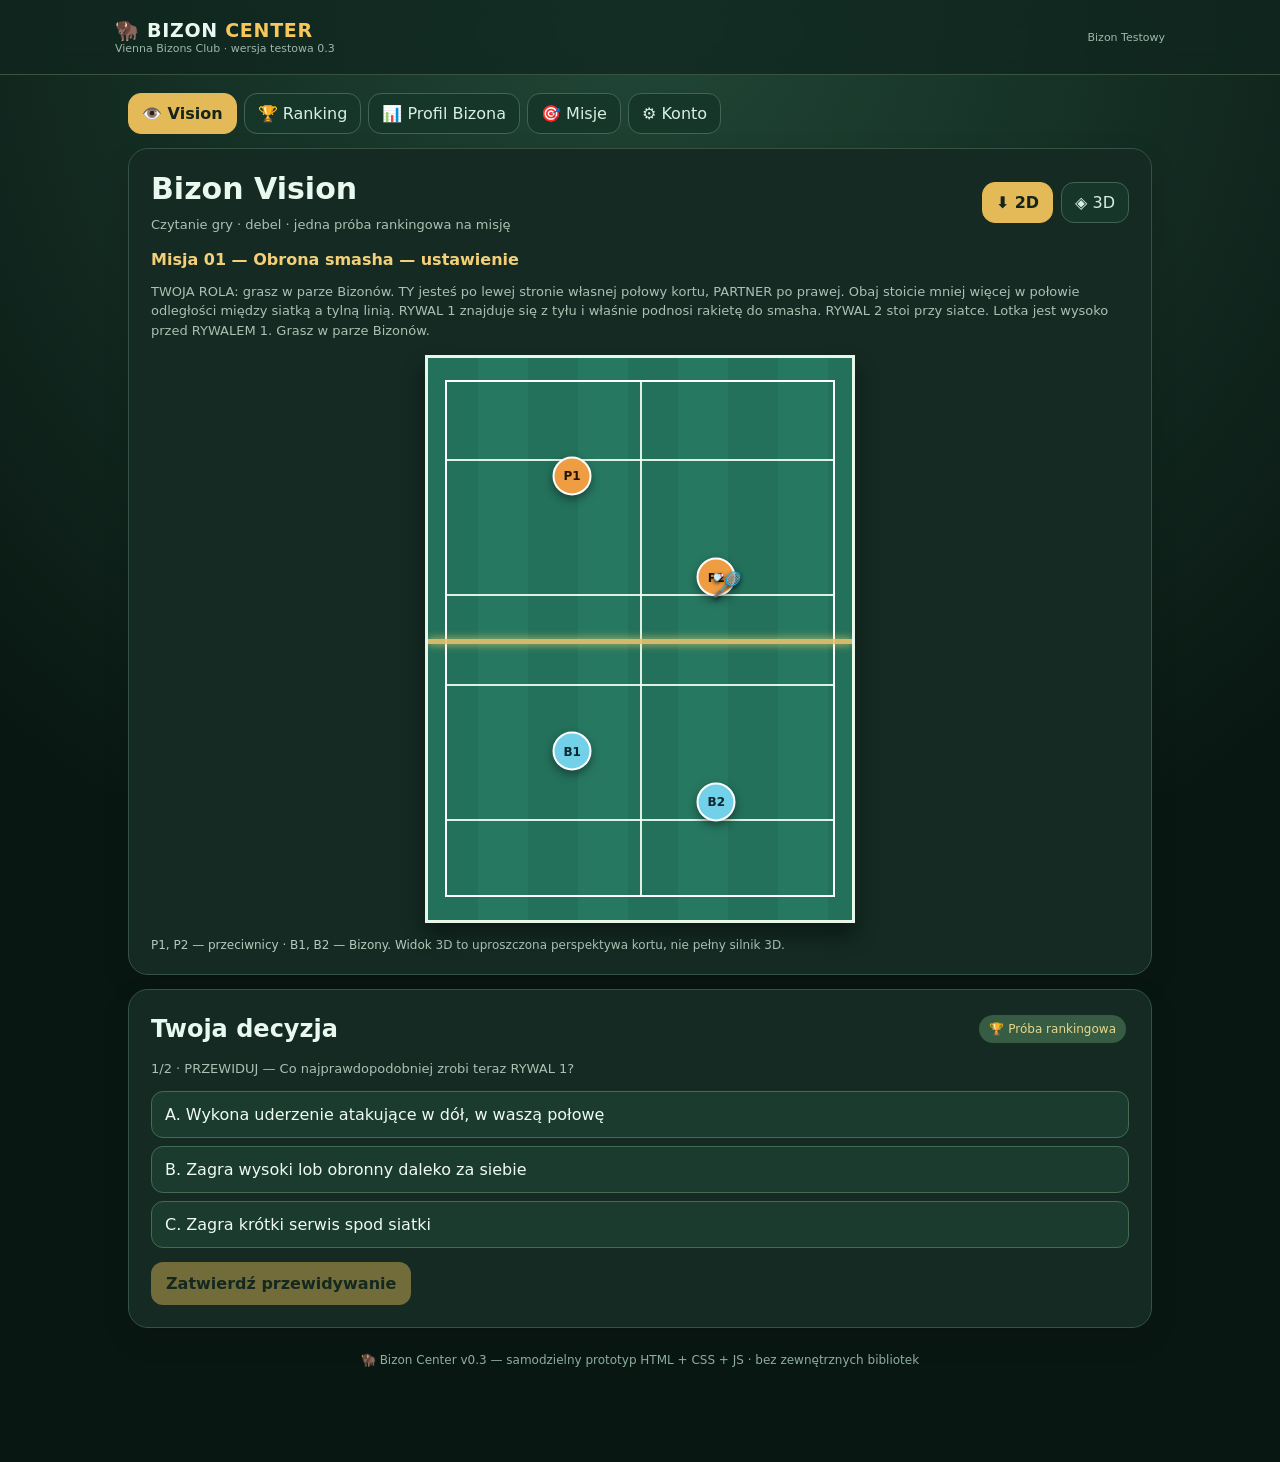
<file: bizon-center-test-v03.html>
<!doctype html>
<html lang="pl"><head><meta charset="utf-8"><meta name="viewport" content="width=device-width,initial-scale=1"><meta name="theme-color" content="#10251f"><title>BIZON CENTER — trener debla v0.3</title>
<style>
:root{font-family:system-ui,-apple-system,sans-serif;color:#eaf9ef;background:#091712}*{box-sizing:border-box}body{margin:0;background:radial-gradient(circle at top,#214737,#091712 60%);min-height:100vh}button,input,select{font:inherit}button{cursor:pointer}header{padding:19px 16px;border-bottom:1px solid #385344;background:#10251fbb;position:sticky;top:0;z-index:4;backdrop-filter:blur(12px)}.head{max-width:1050px;margin:auto;display:flex;align-items:center;justify-content:space-between;gap:10px}.brand{font-size:19px;font-weight:900;letter-spacing:.7px}.brand span{color:#f7c75c}.tiny{font-size:11px;color:#9ab9a9}main{max-width:1050px;margin:0 auto;padding:18px 13px 70px}.nav{display:flex;gap:7px;overflow-x:auto;padding:0 0 14px}.nav button,.pill{border:1px solid #426454;background:#17362a;color:#d8efe2;padding:10px 13px;border-radius:13px;white-space:nowrap}.nav button.active,.pill.active{background:#e3ba57;color:#14251b;border-color:#e3ba57;font-weight:800}.panel{background:#142a22;border:1px solid #355244;border-radius:20px;padding:17px;margin:0 0 14px;box-shadow:0 10px 28px #0002}.grid{display:grid;grid-template-columns:repeat(2,minmax(0,1fr));gap:11px}.metrics{display:grid;grid-template-columns:repeat(2,minmax(0,1fr));gap:9px}.metric{background:#1b392d;border-radius:13px;padding:12px}.metric strong{font-size:26px;color:#f4d078;display:block}.metric small{color:#b5ccbe}.muted{color:#b3cbbd}.title{margin:0 0 9px;font-size:24px}.sub{font-size:13px;color:#a9c2b3;line-height:1.5}.btn{background:#e5bb58;border:0;color:#13271d;font-weight:800;padding:12px 15px;border-radius:12px}.btn.secondary{background:#254b39;color:#e8f5ed;border:1px solid #49735a}.btn:disabled{opacity:.45;cursor:not-allowed}.row{display:flex;align-items:center;justify-content:space-between;gap:10px;flex-wrap:wrap}.stack{display:flex;gap:8px;flex-wrap:wrap}.hidden{display:none!important}.court-wrap{max-width:430px;margin:15px auto}.court{position:relative;width:100%;aspect-ratio: 1 / 1.32;background:repeating-linear-gradient(90deg,#23705b 0 50px,#277861 50px 100px);border:3px solid #e6f6e9;box-shadow:0 12px 20px #0006;overflow:hidden;transition:transform .4s,box-shadow .4s}.court:before{content:"";position:absolute;inset:4%;border:2px solid white;pointer-events:none}.line{position:absolute;background:#f1fff4;opacity:.9}.line.h{height:2px;left:4%;right:4%}.line.v{width:2px;top:4%;bottom:4%;left:50%}.net{top:50%;height:5px;background:#e5c16d;left:0;right:0;box-shadow:0 0 9px #f3d36b}.player{position:absolute;z-index:2;transform:translate(-50%,-50%);border:2px solid white;border-radius:50%;width:39px;height:39px;display:grid;place-items:center;font-size:12px;font-weight:900;box-shadow:0 4px 10px #0006}.op{background:#ee9d42;color:#211508}.me{background:#72d0e9;color:#0a2930}.shuttle{position:absolute;left:67%;top:38%;font-size:24px;filter:drop-shadow(0 2px 2px #000);z-index:3}.court-wrap.perspective{perspective:750px;padding:20px 4px 8px;overflow:hidden}.perspective .court{transform:rotateX(47deg) scale(.92);transform-origin:center 65%;box-shadow:0 40px 25px #0009}.perspective .player{transform:translate(-50%,-50%) rotateX(-42deg)}.perspective .shuttle{transform:rotateX(-42deg)}.choice{width:100%;display:block;text-align:left;border:1px solid #436b55;background:#1a3b2d;color:#effaf3;border-radius:12px;padding:13px;margin:8px 0}.choice.selected{background:#33583b;border-color:#f6d074;box-shadow:inset 0 0 0 1px #f6d074}.notice{border-left:4px solid #eac566;background:#234031;border-radius:9px;padding:13px;line-height:1.55}.good{border-left-color:#75d4a0}.bad{border-left-color:#eaa074}table{width:100%;border-collapse:collapse;font-size:13px}td,th{padding:12px 7px;border-bottom:1px solid #345242;text-align:left}th{color:#a9c5b3;font-weight:600}td:last-child,th:last-child{text-align:right}.link{background:none;border:0;color:#f3d47b;text-decoration:underline;padding:0;font-weight:750}.bar{height:11px;background:#2b4b3c;border-radius:10px;overflow:hidden}.bar i{display:block;height:100%;background:linear-gradient(90deg,#45b99b,#f2ce68);border-radius:10px;transition:width .6s}.statline{margin:12px 0}.chart{width:100%;height:180px;display:block}.badge{display:inline-block;background:#365c44;color:#e8d78c;border-radius:20px;padding:7px 10px;font-size:12px;margin:3px}.small{font-size:12px}.mission{padding:12px 0;border-bottom:1px solid #355244}.mission:last-child{border-bottom:0}footer{text-align:center;color:#8fae9d;font-size:12px;margin:25px 0}input{width:100%;background:#0d2219;color:white;border:1px solid #51715e;border-radius:10px;padding:12px}label{display:block;margin:10px 0 5px}.toast{position:fixed;bottom:18px;left:14px;right:14px;background:#e4bf66;color:#152b1e;padding:14px;border-radius:13px;z-index:10;max-width:450px;margin:auto;font-weight:700;text-align:center;box-shadow:0 8px 20px #0008}.tag{color:#f3d078;font-weight:700}.warn{color:#eec48d}@media(min-width:720px){.two{display:grid;grid-template-columns:1fr 1fr;gap:14px}.metrics{grid-template-columns:repeat(4,1fr)}.panel{padding:22px}.title{font-size:30px}}@media(prefers-reduced-motion:reduce){*,*:before,*:after{transition:none!important;animation:none!important}}
</style></head><body>
<header><div class="head"><div><div class="brand">🦬 BIZON <span>CENTER</span></div><div class="tiny">Vienna Bizons Club · wersja testowa 0.3</div></div><div class="tiny" id="headName">Gość</div></div></header>
<main>
<div class="nav" role="navigation"><button data-tab="vision" class="active">👁️ Vision</button><button data-tab="ranking">🏆 Ranking</button><button data-tab="profile">📊 Profil Bizona</button><button data-tab="missions">🎯 Misje</button><button data-tab="settings">⚙️ Konto</button></div>
<section id="vision" class="tab"><div class="panel"><div class="row"><div><h1 class="title">Bizon Vision</h1><div class="sub">Czytanie gry · debel · jedna próba rankingowa na misję</div></div><div class="stack"><button class="pill active" id="view2">⬇ 2D</button><button class="pill" id="view3">◈ 3D</button></div></div><div id="missionTitle" class="tag" style="margin-top:15px"></div><p id="story" class="sub"></p><div class="court-wrap" id="courtWrap"><div class="court"><div class="line h" style="top:18%"></div><div class="line h" style="top:42%"></div><div class="line h" style="top:58%"></div><div class="line h" style="top:82%"></div><div class="line v"></div><div class="line net"></div><div class="player op" style="left:34%;top:21%">P1</div><div class="player op" style="left:68%;top:39%">P2</div><div class="player me" style="left:34%;top:70%">B1</div><div class="player me" style="left:68%;top:79%">B2</div><div class="shuttle">🏸</div></div></div><div class="small muted">P1, P2 — przeciwnicy · B1, B2 — Bizony. Widok 3D to uproszczona perspektywa kortu, nie pełny silnik 3D.</div></div>
<div class="panel" id="playPanel"><div class="row"><h2 style="margin:0">Twoja decyzja</h2><span class="badge" id="modeLabel">Tryb rankingowy</span></div><p id="phaseTitle" class="sub"></p><div id="answers"></div><div id="feedback" class="hidden"></div><div class="stack" style="margin-top:14px"><button class="btn" id="nextBtn" disabled>Potwierdź wybór</button><button class="btn secondary hidden" id="restartBtn">Powtórz w trybie nauki</button></div></div></section>
<section id="ranking" class="tab hidden"><div class="panel"><h1 class="title">🏆 Ranking Vision</h1><p class="sub">Lokalna demonstracja. Zawodnicy i wyniki są zapisani wyłącznie w tej przeglądarce. Kliknij nazwisko, aby zobaczyć profil.</p><div id="rankTable"></div></div></section>
<section id="profile" class="tab hidden"><div class="panel"><div class="row"><div><h1 class="title">📊 Profil Bizona</h1><p class="sub" id="profileSubtitle">Żywy panel rozwoju</p></div><button class="btn secondary" id="myProfile">Mój profil</button></div><h2 id="profileName"></h2><div class="metrics" id="metricGrid"></div></div><div class="two"><div class="panel"><h3>📈 Rozwój — wyniki misji</h3><canvas class="chart" id="chart" aria-label="Wykres punktów z kolejnych misji"></canvas><p class="sub">Oś pozioma: kolejne misje. Oś pionowa: wynik 0–100 punktów.</p></div><div class="panel"><h3>🎯 Umiejętności</h3><div id="skillBars"></div></div></div><div class="panel"><h3>🕸️ Radar umiejętności deblisty</h3><p class="sub">12 kompetencji. Brak wyniku oznacza brak wystarczających danych, a nie słabą umiejętność. Dotknij kategorii pod radarem, by zobaczyć liczbę ocenionych odpowiedzi.</p><canvas class="chart" id="radar" style="height:360px" aria-label="Radar umiejętności deblowych"></canvas><div id="radarLegend" class="grid"></div></div><div class="panel"><h3>🧑‍🏫 Trener Bizona — plan rozwoju</h3><div id="coach"></div></div><div class="panel"><h3>🏅 Osiągnięcia i rozwój</h3><div id="awards"></div><h3>Przyszłe moduły profilu</h3><div class="grid" id="future"></div><p class="sub">Miejsca przygotowane na Ligę Bizonów, regularność treningów, rekordy, odznaki, technikę, mapę umiejętności i kolejne pomysły.</p></div></section>
<section id="missions" class="tab hidden"><div class="panel"><h1 class="title">🎯 Misje deblowe</h1><p class="sub">Każda misja ocenia konkretne kompetencje radaru. Każda misja jasno określa role: TY, PARTNER, RYWAL 1, RYWAL 2. Jedna punktowana próba, potem dowolne powtórki w trybie nauki.</p><div id="missionList"></div></div></section>
<section id="settings" class="tab hidden"><div class="panel"><h1 class="title">⚙️ Konto testowe</h1><p class="sub">Utwórz pseudonim. Dane zostaną zapisane lokalnie na tym urządzeniu. To nie jest bezpieczne logowanie ani ranking klubowy online.</p><label for="nick">Pseudonim Bizona</label><input id="nick" maxlength="24" placeholder="np. Bizon Marek" autocomplete="off"><div class="stack" style="margin-top:12px"><button class="btn" id="saveNick">Zapisz / przełącz profil</button><button class="btn secondary" id="reset">Wyczyść wszystkie dane testowe</button></div><p class="sub warn">Uwaga: localStorage nie chroni przed zmianą wyników ani tworzeniem nowych profili. W prawdziwym rankingu potrzebna będzie weryfikacja na serwerze.</p></div></section>
<footer>🦬 Bizon Center v0.3 — samodzielny prototyp HTML + CSS + JS · bez zewnętrznych bibliotek</footer></main><div class="toast hidden" id="toast"></div>
<script>
(()=>{'use strict';
const KEY='bizon_center_demo_v3';
const missions=[
{id:'m1',skills:["read", "defpos"],name:'Obrona smasha — ustawienie',story:'TY jesteś po lewej stronie własnej połowy kortu, PARTNER po prawej. Obaj stoicie mniej więcej w połowie odległości między siatką a tylną linią. RYWAL 1 znajduje się z tyłu i właśnie podnosi rakietę do smasha. RYWAL 2 stoi przy siatce. Lotka jest wysoko przed RYWALEM 1. Grasz w parze Bizonów.',q1:'Co najprawdopodobniej zrobi teraz RYWAL 1?',a1:['Wykona uderzenie atakujące w dół, w waszą połowę','Zagra wysoki lob obronny daleko za siebie','Zagra krótki serwis spod siatki'],correct1:0,q2:'Jak TY i PARTNER powinniście ustawić się na spodziewany smash?',a2:['Obaj obok siebie, pokrywając lewą i prawą część obrony','Ty przy siatce, partner za tobą w jednej linii','Obaj blisko siatki, aby przejąć atak'],correct2:0,why:'Wskazówki: lotka wysoko, rywal z tyłu przygotowany do mocnego uderzenia. W deblu przeciwko smashowi para zazwyczaj broni obok siebie. Nie da się jednak z samej pozycji wywnioskować dokładnego kierunku smasha.'},
{id:'m2',skills:["read", "netplay"],name:'Przechwyt po obronie',story:'TY stoisz blisko siatki na środku. PARTNER jest za tobą i właśnie wykonał smasha. RYWAL 1, broniąc się z lewej strony, odbił lotkę nisko i płasko. Widzisz, że lotka przeleci tuż nad taśmą i kieruje się w TWOJĄ przednią strefę. RYWAL 2 stoi z tyłu.',q1:'W którą część waszego kortu leci odbita lotka?',a1:['W przednią strefę blisko siatki','W prawy tylny narożnik','W lewy tylny narożnik'],correct1:0,q2:'Co powinieneś zrobić jako zawodnik stojący z przodu?',a2:['Zrobić krok do lotki i przygotować kontrolowany przechwyt przed sobą','Wycofać się za partnera, oddając wolną przednią strefę','Przesunąć się do tylnego narożnika, zostawiając siatkę'],correct2:0,why:'Lotka jest niska i kieruje się do strefy zawodnika z przodu. W ustawieniu atakującym to TY masz pierwszą okazję do przechwytu, o ile dosięgniesz lotki zgodnie z przepisami.'},
{id:'m3',skills:["pressure", "shot"],name:'Wolna przestrzeń między rywalami',story:'TY stoisz w tylnej części kortu, a PARTNER zabezpiecza siatkę. Otrzymujesz wysoką lotkę i możesz zagrać uderzenie z góry. RYWAL 1 broni po lewej, RYWAL 2 po prawej. Między nimi pozostaje duża wolna przestrzeń na środku kortu.',q1:'Która strefa rywali jest w tej chwili najsłabiej osłonięta?',a1:['Środek między RYWALEM 1 i RYWALEM 2','Lewy bok dokładnie przy RYWALU 1','Prawy bok dokładnie przy RYWALU 2'],correct1:0,q2:'Które zagranie wybierasz jako TY, mając wysoką lotkę do ataku?',a2:['Kontrolowany, stromy atak w wolny środek między rywalami','Mocny atak wprost na rakietę RYWALA 1','Mocny atak wprost na rakietę RYWALA 2'],correct2:0,why:'Jeśli środek jest wyraźnie nieosłonięty, atak w tę strefę może wymusić spóźnioną reakcję lub nieporozumienie rywali. Liczą się również kąt i precyzja uderzenia.'},
{id:'m4',skills:["read", "netplay"],name:'Krótka lotka przy siatce',story:'TY stoisz z przodu po prawej stronie, a PARTNER zabezpiecza tył. RYWAL 1 właśnie wykonał delikatny net shot. Lotka przelatuje nad siatką i opada tuż za nią, po TWOJEJ prawej stronie. RYWAL 2 stoi głębiej w korcie.',q1:'Gdzie wyląduje lotka, jeśli nikt jej nie odbije?',a1:['Tuż za siatką po twojej prawej stronie','Głęboko w lewym tylnym narożniku','Głęboko w prawym tylnym narożniku'],correct1:0,q2:'Jak reagujesz jako TY, jeśli zdążysz dosięgnąć lotki nad własną stroną kortu?',a2:['Wykonuję krótki krok i próbuję precyzyjnego odegrania przy siatce','Cofam się do tylnej linii, zostawiając opadającą lotkę','Przesuwam się w lewo, mimo że lotka opada po prawej'],correct2:0,why:'Opis jednoznacznie wskazuje przednią prawą strefę. Najpierw trzeba dotrzeć do lotki z zachowaniem równowagi; rodzaj odegrania zależy od jej wysokości. Nie wolno uderzać po stronie przeciwnika.'},
{"id": "m5", "skills": ["reply", "counter"], "name": "Blok czy lift po smashu", "story": "TY bronisz po lewej, PARTNER po prawej. RYWAL 1 smeczuje po prostej do TWOJEJ strony. Odbierasz lotkę przed sobą na wysokości pasa. RYWAL 2 stoi przy siatce, ale przesunął się wyraźnie w prawo; po lewej stronie siatki jest wolna przestrzeń.", "q1": "Gdzie jest teraz wyraźnie wolna strefa po stronie rywali?", "a1": ["Krótko po lewej stronie siatki", "Przy RYWALU 2 po prawej stronie", "Dokładnie tam, gdzie stoi RYWAL 1 z tyłu"], "correct1": 0, "q2": "Jakie odegranie wybierasz, mając kontrolę nad lotką?", "a2": ["Wysoki lift wprost do RYWALA 1, który czeka z tyłu", "Płaski drive w rakietę RYWALA 2 stojącego przy siatce", "Kontrolowany blok w wolną lewą strefę przy siatce"], "correct2": 2, "why": "Blok w odsłoniętą strefę może zmusić rywali do podniesienia lotki. Gdy nie da się bezpiecznie zablokować, głęboki lift jest rozsądną alternatywą."},
{"id": "m6", "skills": ["cover", "team"], "name": "Asekuracja partnera", "story": "TY stoisz z przodu na środku, PARTNER z tyłu po prawej i wykonuje smasha po prostej. RYWAL 1 odbiera nisko po prostej; RYWAL 2 pozostaje z tyłu po lewej. Lotka wraca płasko w prawą przednią część WASZEGO kortu.", "q1": "Który obszar wymaga natychmiastowej uwagi?", "a1": ["Lewy tylny narożnik za PARTNEREM", "Obszar za linią końcową rywali", "Prawa przednia strefa, do której wraca lotka"], "correct1": 2, "q2": "Jak asekurujesz PARTNERA po jego smashu?", "a2": ["Pozostaję nieruchomo na środku, choć lotka jest w zasięgu", "Przesuwam się do prawej przedniej strefy i przygotowuję przechwyt", "Wchodzę za PARTNERA w prawy tylny róg"], "correct2": 1, "why": "Zawodnik przy siatce wspiera atakującego partnera, przechwytując krótkie i płaskie odpowiedzi."},
{"id": "m7", "skills": ["shot", "pressure"], "name": "Smash czy drop?", "story": "TY jesteś z tyłu i masz wysoką lotkę nad głową. RYWAL 1 i RYWAL 2 stoją bardzo głęboko w ustawieniu obronnym, a przed nimi pozostaje wolna strefa przy siatce. PARTNER zabezpiecza przód po twojej stronie.", "q1": "Która przestrzeń rywali jest najmniej chroniona?", "a1": ["Miejsce zajmowane przez RYWALA 2", "Przód kortu tuż za siatką", "Miejsce zajmowane przez RYWALA 1"], "correct1": 1, "q2": "Które zagranie najlepiej wykorzystuje opisane ustawienie?", "a2": ["Precyzyjny stromy drop w wolną przednią strefę", "Smash prosto na rakietę najbliższego rywala", "Wysoki clear do zawodnika, który już czeka z tyłu"], "correct2": 0, "why": "Przy rywalach stojących głęboko dobry drop może zmusić ich do gwałtownego ruchu do przodu. Smash może być skuteczny w innych okolicznościach."},
{"id": "m8", "skills": ["rotation", "defpos"], "name": "Rotacja po lifcie", "story": "TY i PARTNER atakujecie w ustawieniu przód–tył. TY stoisz przy siatce. PARTNER został zmuszony do wysokiego liftu z tylnego rogu. RYWAL 1 zdąży pod lotkę i przygotowuje atak z góry.", "q1": "Jak zmieniła się inicjatywa w wymianie?", "a1": ["Rywale mają okazję do ataku z góry", "Wasza para nadal ma pewny atak przy siatce", "Lotka jest już poza grą"], "correct1": 0, "q2": "Jak powinniście zmienić ustawienie?", "a2": ["Pozostać w jednej linii przód–tył mimo liftu", "Obaj ustawić się przy siatce", "Przejść do obrony obok siebie, dzieląc szerokość kortu"], "correct2": 2, "why": "Wysoki lift zwykle oddaje możliwość ataku. Para powinna przygotować ustawienie obronne obok siebie."},
{"id": "m9", "skills": ["serve", "read"], "name": "Serwis w deblu", "story": "TY serwujesz z prawego pola serwisowego. ODBIERAJĄCY RYWAL 1 stoi blisko linii krótkiego serwisu, z rakietą wysoko i ciężarem ciała skierowanym do przodu. RYWAL 2 jest za nim. Masz opanowany niski serwis i okazjonalny serwis flick.", "q1": "Na co wskazuje ustawienie ODBIERAJĄCEGO?", "a1": ["Stoi daleko z tyłu i nie dosięgnie krótkiego serwisu", "Nie może wykonać ofensywnego odbioru", "Może szybko atakować krótki serwis, ale musi uważać na flick za siebie"], "correct1": 2, "q2": "Jaki serwis może być rozsądną zmianą przy takim ustawieniu?", "a2": ["Celowy serwis w siatkę, aby przerwać presję", "Precyzyjny flick w prawidłowe tylne pole serwisowe, jeśli jest zaskoczeniem", "Wysoki serwis poza pole serwisowe debla"], "correct2": 1, "why": "Flick bywa użyteczną odmianą niskiego serwisu przeciw odbierającemu wychylonemu do przodu. Wybór zależy od jakości obu serwisów i ryzyka."},
{"id": "m10", "skills": ["serve", "judgement"], "name": "Trzecie uderzenie", "story": "PARTNER wykonuje niski serwis. TY stoisz za nim, przygotowany do trzeciego uderzenia. RYWAL 1 odbiera serwis płaskim pushem w środek waszego kortu, na wysokości ramion. RYWAL 2 stoi za odbierającym.", "q1": "Kto z waszej pary jest opisany jako przygotowany do zagrania trzeciej lotki?", "a1": ["PARTNER przy linii serwisu, niezależnie od zasięgu", "TY, stojący za serwującym PARTNEREM", "RYWAL 2 po drugiej stronie siatki"], "correct1": 1, "q2": "Jakie zagranie rozważysz, jeśli możesz dosięgnąć lotki wcześnie i przed sobą?", "a2": ["Kontrolowany płaski drive w wolną przestrzeń, bez podnoszenia lotki", "Wysoki lift prosto do przygotowanego rywala z tyłu", "Odstąpienie od lotki mimo dobrego ustawienia"], "correct2": 0, "why": "W deblu trzecie uderzenie często decyduje o inicjatywie. Wczesny kontrolowany drive może utrzymać presję."},
{"id": "m11", "skills": ["counter", "reply"], "name": "Kontratak po obronie", "story": "TY i PARTNER bronicie obok siebie. RYWAL 1 atakuje z tyłu, ale jego ostatni smash jest wolniejszy i wyższy. TY masz lotkę przed sobą na wysokości klatki piersiowej. RYWAL 2 przy siatce przesunął się mocno w lewo, odsłaniając prawy korytarz.", "q1": "Która strefa jest otwarta dla szybkiej odpowiedzi?", "a1": ["Prawy korytarz po stronie rywali", "Lewy przód zajęty przez RYWALA 2", "Tylny obszar zajęty przez RYWALA 1"], "correct1": 0, "q2": "Co wybierasz przy dobrej kontroli lotki?", "a2": ["Wysoki lift wprost do atakującego z tyłu", "Krótki blok dokładnie do rakiety rywala przy siatce", "Płaski kontrujący drive w odsłonięty prawy korytarz"], "correct2": 2, "why": "Jeśli obrona pozwala odegrać płasko w wolną przestrzeń, można przejąć inicjatywę bez oddawania wysokiej lotki."},
{"id": "m12", "skills": ["team", "cover"], "name": "Komunikacja na środku", "story": "TY i PARTNER stoicie obok siebie w obronie. TY po lewej, PARTNER po prawej. Lotka leci na wysokości barków dokładnie pomiędzy wami. PARTNER wcześniej wyraźnie zawołał „moja” i ma rakietę gotową przed sobą, a TY masz trudniejszy kąt dojścia.", "q1": "Kto ma lepszą możliwość zagrania według opisu?", "a1": ["TY, mimo gorszego dojścia i braku komunikatu", "Obaj jednocześnie powinni uderzyć lotkę", "PARTNER, który zgłosił lotkę i ma lepszą pozycję"], "correct1": 2, "q2": "Jak zachowujesz się jako TY?", "a2": ["Odwracam się od wymiany i przestaję asekurować", "Ustępuję PARTNEROWI i zabezpieczam wolną strefę", "Wchodzę mu w drogę i również próbuję uderzyć"], "correct2": 1, "why": "Jasny podział odpowiedzialności zapobiega kolizjom rakiet. Partner nieprzejmujący lotki nadal zabezpiecza przestrzeń."}
];
let data;try{data=JSON.parse(localStorage.getItem(KEY))||{}}catch(e){data={}}if(!data.players)data.players={};if(!data.current)data.current='Bizon Testowy';if(!data.players[data.current])data.players[data.current]={results:{}};
let currentMission=0,phase=0,selected=-1,score=0,learning=false,profileView=data.current;
const $=id=>document.getElementById(id);const save=()=>{try{localStorage.setItem(KEY,JSON.stringify(data))}catch(e){notify('Nie udało się zapisać danych w przeglądarce')}};
function notify(msg){$('toast').textContent=msg;$('toast').classList.remove('hidden');setTimeout(()=>$('toast').classList.add('hidden'),2500)}
function user(name=data.current){return data.players[name]||{results:{}}}function result(id){return user().results[id]}
function tab(name){document.querySelectorAll('.tab').forEach(x=>x.classList.toggle('hidden',x.id!==name));document.querySelectorAll('[data-tab]').forEach(x=>x.classList.toggle('active',x.dataset.tab===name));if(name==='ranking')renderRanking();if(name==='profile')renderProfile();if(name==='missions')renderMissions();if(name==='settings')$('nick').value=data.current;}
document.querySelectorAll('[data-tab]').forEach(b=>b.onclick=()=>tab(b.dataset.tab));
$('view2').onclick=()=>setView(false);$('view3').onclick=()=>setView(true);function setView(v){$('courtWrap').classList.toggle('perspective',v);$('view2').classList.toggle('active',!v);$('view3').classList.toggle('active',v)}
function loadMission(i){currentMission=i;phase=0;selected=-1;score=0;learning=!!result(missions[i].id);$('missionTitle').textContent=`Misja ${String(i+1).padStart(2,'0')} — ${missions[i].name}`;$('story').textContent='TWOJA ROLA: grasz w parze Bizonów.\n\n'+missions[i].story;$('restartBtn').classList.add('hidden');$('feedback').classList.add('hidden');renderQuestion();tab('vision')}
function renderQuestion(){let m=missions[currentMission];$('modeLabel').textContent=learning?'📚 Tryb nauki (bez punktów)':'🏆 Próba rankingowa';$('phaseTitle').textContent=phase===0?'1/2 · PRZEWIDUJ — '+m.q1:'2/2 · DECYDUJ — '+m.q2;let opts=phase===0?m.a1:m.a2;$('answers').innerHTML='';opts.forEach((a,i)=>{let b=document.createElement('button');b.className='choice';b.textContent=String.fromCharCode(65+i)+'. '+a;b.onclick=()=>{selected=i;document.querySelectorAll('.choice').forEach((x,j)=>x.classList.toggle('selected',i===j));$('nextBtn').disabled=false};$('answers').appendChild(b)});$('nextBtn').textContent=phase===0?'Zatwierdź przewidywanie':'Zakończ misję';$('nextBtn').disabled=true;$('nextBtn').classList.remove('hidden');$('feedback').classList.add('hidden')}
$('nextBtn').onclick=()=>{if(selected<0)return;let m=missions[currentMission];let correct=phase===0?m.correct1:m.correct2;if(selected===correct)score+=50;if(phase===0){phase=1;selected=-1;renderQuestion();return}if(!learning){let r={score,created:new Date().toISOString()};r.prediction=predictionCorrect?100:0;r.decision=selected===correct?100:0;r.answers=[predictionCorrect,selected===correct];data.players[data.current].results[m.id]=r;save()}let previous=learning?result(m.id):null;$('answers').innerHTML='';$('phaseTitle').textContent='Misja zakończona';$('nextBtn').classList.add('hidden');$('feedback').classList.remove('hidden');$('feedback').innerHTML=`<div class="notice ${score>=50?'good':'bad'}"><strong>Wynik tej rozgrywki: ${score}/100</strong><br><br><strong>Poprawne odpowiedzi:</strong><br>1. ${m.a1[m.correct1]}<br>2. ${m.a2[m.correct2]}<br><br><strong>Dlaczego?</strong> ${m.why}<br><br>${learning?'📚 Tryb nauki: wynik nie zmienia rankingu.':'🏆 Wynik zapisany w profilu.'}${previous?'<br>Wynik rankingowy: '+previous.score+'/100':''}</div>`;$('restartBtn').classList.remove('hidden');learning=true;renderMissions();renderRanking()};
let predictionCorrect=false;const originalRender=renderQuestion;renderQuestion=function(){if(phase===0)predictionCorrect=false;originalRender()};const originalNext=$('nextBtn').onclick;$('nextBtn').onclick=function(){if(phase===0)predictionCorrect=selected===missions[currentMission].correct1;originalNext()};
$('restartBtn').onclick=()=>loadMission(currentMission);
function renderMissions(){$('missionList').innerHTML='';missions.forEach((m,i)=>{let r=result(m.id),div=document.createElement('div');div.className='mission';div.innerHTML=`<div class="row"><div><strong>${String(i+1).padStart(2,'0')}. ${m.name}</strong><div class="sub">${r?'✅ Rozegrana · '+r.score+'/100 pkt · dostępny tryb nauki':'🟡 Nowa misja · jedna próba rankingowa'}</div></div></div>`;let b=document.createElement('button');b.className='btn secondary';b.style.marginTop='9px';b.textContent=r?'📚 Ucz się ponownie':'▶ Rozegraj';b.onclick=()=>loadMission(i);div.appendChild(b);$('missionList').appendChild(div)})}
function aggregate(name){let rs=Object.values(user(name).results),n=rs.length,sum=rs.reduce((s,r)=>s+r.score,0),pred=rs.reduce((s,r)=>s+(r.prediction||0),0),dec=rs.reduce((s,r)=>s+(r.decision||0),0);return {n,total:sum,avg:n?Math.round(sum/n):0,pred:n?Math.round(pred/n):0,dec:n?Math.round(dec/n):0,rs}}
function renderRanking(){let names=Object.keys(data.players).sort((a,b)=>aggregate(b).total-aggregate(a).total);let h='<table><thead><tr><th>#</th><th>Bizon</th><th>Misje</th><th>Punkty</th></tr></thead><tbody>';names.forEach((name,i)=>{let a=aggregate(name);h+=`<tr><td>${i+1}</td><td><button class="link" data-name="${i}"></button></td><td>${a.n}/${missions.length}</td><td><strong>${a.total}</strong></td></tr>`});h+='</tbody></table>';$('rankTable').innerHTML=h;document.querySelectorAll('[data-name]').forEach(b=>{let name=names[Number(b.dataset.name)];b.textContent=name;b.onclick=()=>{profileView=name;tab('profile')}})}
function renderProfile(){if(!data.players[profileView])profileView=data.current;let a=aggregate(profileView);$('profileName').textContent='🦬 '+profileView;$('profileSubtitle').textContent=profileView===data.current?'Twój lokalny profil':'Profil zawodnika z lokalnego rankingu';let metrics=[['🏆',a.total,'Punkty rankingowe'],['🎯',a.avg+'%','Średnia punktów'],['👁️',a.pred+'%','Trafne przewidywania'],['🎮',a.n+'/'+missions.length,'Ukończone misje']];$('metricGrid').innerHTML=metrics.map(x=>`<div class="metric"><span>${x[0]}</span><strong>${x[1]}</strong><small>${x[2]}</small></div>`).join('');$('skillBars').innerHTML=[['Czytanie gry',a.pred],['Decyzje taktyczne',a.dec],['Skuteczność łączna',a.avg]].map(x=>`<div class="statline"><div class="row small"><span>${x[0]}</span><strong>${x[1]}%</strong></div><div class="bar"><i style="width:${x[1]}%"></i></div></div>`).join('');$('awards').innerHTML=a.n===0?'<p class="sub">Ukończ pierwszą misję, aby odblokować odznaki.</p>':`<span class="badge">🏅 Pierwszy krok</span>${a.n>=3?'<span class="badge">🔥 Taktyk debla</span>':''}${a.avg>=80?'<span class="badge">👁️ Sokole oko</span>':''}`;$('future').innerHTML=['🏸 Liga Bizonów','📅 Regularność','📈 Postęp zawodnika','🥇 Rekordy','🧠 Akademia','🏅 XP i odznaki'].map(s=>`<div class="metric"><div>${s}</div><small>Moduł przygotowany do rozbudowy</small></div>`).join('');drawChart(a.rs.map(r=>r.score));renderRadar(profileView)}
function drawChart(values){let canvas=$('chart'),w=canvas.clientWidth||300,h=180,dpr=window.devicePixelRatio||1;canvas.width=w*dpr;canvas.height=h*dpr;let c=canvas.getContext('2d');c.scale(dpr,dpr);c.clearRect(0,0,w,h);c.strokeStyle='#466855';c.lineWidth=1;for(let i=0;i<=4;i++){let y=15+(h-40)*i/4;c.beginPath();c.moveTo(32,y);c.lineTo(w-10,y);c.stroke();c.fillStyle='#b1cbbb';c.font='11px system-ui';c.fillText(String(100-i*25),3,y+4)}if(!values.length){c.fillStyle='#b5cdbf';c.font='13px system-ui';c.fillText('Wykres pojawi się po pierwszej misji',43,h/2);return}let x=i=>values.length===1?w/2:40+i*(w-58)/(values.length-1),y=v=>15+(100-v)*(h-40)/100;c.strokeStyle='#f1ce6d';c.lineWidth=3;c.beginPath();values.forEach((v,i)=>i?c.lineTo(x(i),y(v)):c.moveTo(x(i),y(v)));c.stroke();values.forEach((v,i)=>{c.fillStyle='#f1ce6d';c.beginPath();c.arc(x(i),y(v),5,0,Math.PI*2);c.fill();c.fillStyle='#e5f5e9';c.font='11px system-ui';c.fillText(String(v),x(i)-7,y(v)-11);c.fillText(String(i+1),x(i)-3,h-5)})}

const SKILLS=[["defpos", "Ustawienie obronne"], ["reply", "Odpowiedź na atak"], ["counter", "Kontratak"], ["cover", "Asekuracja partnera"], ["shot", "Wybór uderzenia"], ["netplay", "Gra przy siatce"], ["rotation", "Rotacja w ataku"], ["pressure", "Budowanie przewagi"], ["serve", "Serwis i odbiór"], ["read", "Czytanie przeciwnika"], ["judgement", "Decyzje pod presją"], ["team", "Współpraca i komunikacja"]];
function radarStats(name){const stats=Object.fromEntries(SKILLS.map(([k])=>[k,{ok:0,n:0}]));for(const m of missions){const r=user(name).results[m.id];if(!r)continue;const answers=Array.isArray(r.answers)?r.answers:[r.prediction===100,r.decision===100];m.skills.forEach((key,i)=>{if(!stats[key])return;stats[key].n++;if(answers[i])stats[key].ok++})}return stats}
function drawRadar(stats){const canvas=$('radar');const w=canvas.clientWidth||320,h=360,dpr=window.devicePixelRatio||1;canvas.width=w*dpr;canvas.height=h*dpr;const c=canvas.getContext('2d');c.scale(dpr,dpr);c.clearRect(0,0,w,h);const cx=w/2,cy=173,R=Math.min(w*.33,120),N=SKILLS.length;const point=(i,r)=>[cx+Math.sin(i*2*Math.PI/N)*r,cy-Math.cos(i*2*Math.PI/N)*r];for(let ring=1;ring<=4;ring++){c.beginPath();for(let i=0;i<N;i++){let [x,y]=point(i,R*ring/4);i?c.lineTo(x,y):c.moveTo(x,y)}c.closePath();c.strokeStyle='#486958';c.stroke()}SKILLS.forEach(([key,label],i)=>{let [x,y]=point(i,R);c.beginPath();c.moveTo(cx,cy);c.lineTo(x,y);c.strokeStyle='#345747';c.stroke();let [lx,ly]=point(i,R+20);c.fillStyle='#d4e9dc';c.font='10px system-ui';c.textAlign=lx<cx-4?'right':lx>cx+4?'left':'center';c.fillText(String(i+1),lx,ly+3)});const pts=SKILLS.map(([key],i)=>point(i,stats[key].n?R*stats[key].ok/stats[key].n:0));c.beginPath();pts.forEach(([x,y],i)=>i?c.lineTo(x,y):c.moveTo(x,y));c.closePath();c.fillStyle='rgba(236,195,94,.24)';c.fill();c.strokeStyle='#f4ce75';c.lineWidth=2.5;c.stroke();pts.forEach(([x,y],i)=>{c.beginPath();c.arc(x,y,3.5,0,2*Math.PI);c.fillStyle=stats[SKILLS[i][0]].n?'#f4ce75':'#8a9b91';c.fill()});c.textAlign='center';c.fillStyle='#b9d4c3';c.font='11px system-ui';c.fillText('Numery osi odpowiadają kompetencjom pod wykresem',cx,h-13)}
function renderCoach(stats){const observed=SKILLS.map(([key,label])=>({key,label,...stats[key]})).filter(x=>x.n>0).sort((a,b)=>a.ok/a.n-b.ok/b.n);const enough=observed.filter(x=>x.n>=2);let html='<p class="sub">Oceniamy rozumienie taktyki w opisanych sytuacjach, nie rzeczywistą technikę uderzeń ani szybkość reakcji na korcie.</p>';if(!observed.length){html+='<div class="notice">Rozegraj misje rankingowe, aby uruchomić analizę. Na razie nie ma podstaw do wskazania słabości.</div>'}else{const focus=(enough.length?enough:observed)[0];html+='<div class="notice"><strong>🎯 Proponowany kierunek nauki: '+focus.label+'</strong><br>'+ (focus.n<2?'To wstępna sugestia z tylko '+focus.n+' odpowiedzi — potrzebujemy więcej misji.':'W tej kompetencji masz '+focus.ok+' trafnych odpowiedzi z '+focus.n+'.')+'</div>';const next=missions.find(m=>m.skills.includes(focus.key)&&!user(profileView).results[m.id]);html+='<p class="sub">'+(next?'Następna misja do sprawdzenia tej umiejętności: <strong>'+next.name+'</strong>.':'Wszystkie aktualne misje z tego obszaru ukończone. Powtarzaj je w trybie nauki bez wpływu na ranking.')+'</p>'}html+='<p class="sub">Plan treningowy ma charakter edukacyjny. Do rzetelnej oceny gry potrzebne są również obserwacje na prawdziwym korcie.</p>';$('coach').innerHTML=html}
function renderRadar(name){const stats=radarStats(name);drawRadar(stats);$('radarLegend').innerHTML=SKILLS.map(([key,label],i)=>{let s=stats[key],pct=s.n?Math.round(100*s.ok/s.n)+'%':'—';return '<div class="metric"><small>'+(i+1)+'. '+label+'</small><strong style="font-size:21px">'+pct+'</strong><small>'+s.ok+'/'+s.n+' ocenionych poprawnie</small></div>'}).join('');renderCoach(stats)}

$('myProfile').onclick=()=>{profileView=data.current;renderProfile()};$('saveNick').onclick=()=>{let name=$('nick').value.trim().replace(/[<>"'&]/g,'').slice(0,24);if(!name)return notify('Wpisz pseudonim');data.current=name;if(!data.players[name])data.players[name]={results:{}};profileView=name;save();$('headName').textContent=name;loadMission(0);notify('Profil aktywny: '+name)};$('reset').onclick=()=>{if(!confirm('Usunąć WSZYSTKIE lokalne wyniki testowe?'))return;localStorage.removeItem(KEY);data={current:'Bizon Testowy',players:{'Bizon Testowy':{results:{}}}};profileView=data.current;save();$('headName').textContent=data.current;loadMission(0);notify('Wyczyszczono dane testowe')};
window.addEventListener('resize',()=>{if(!$('profile').classList.contains('hidden'))renderProfile()});$('headName').textContent=data.current;save();loadMission(0);
})();
</script></body></html>
</file>
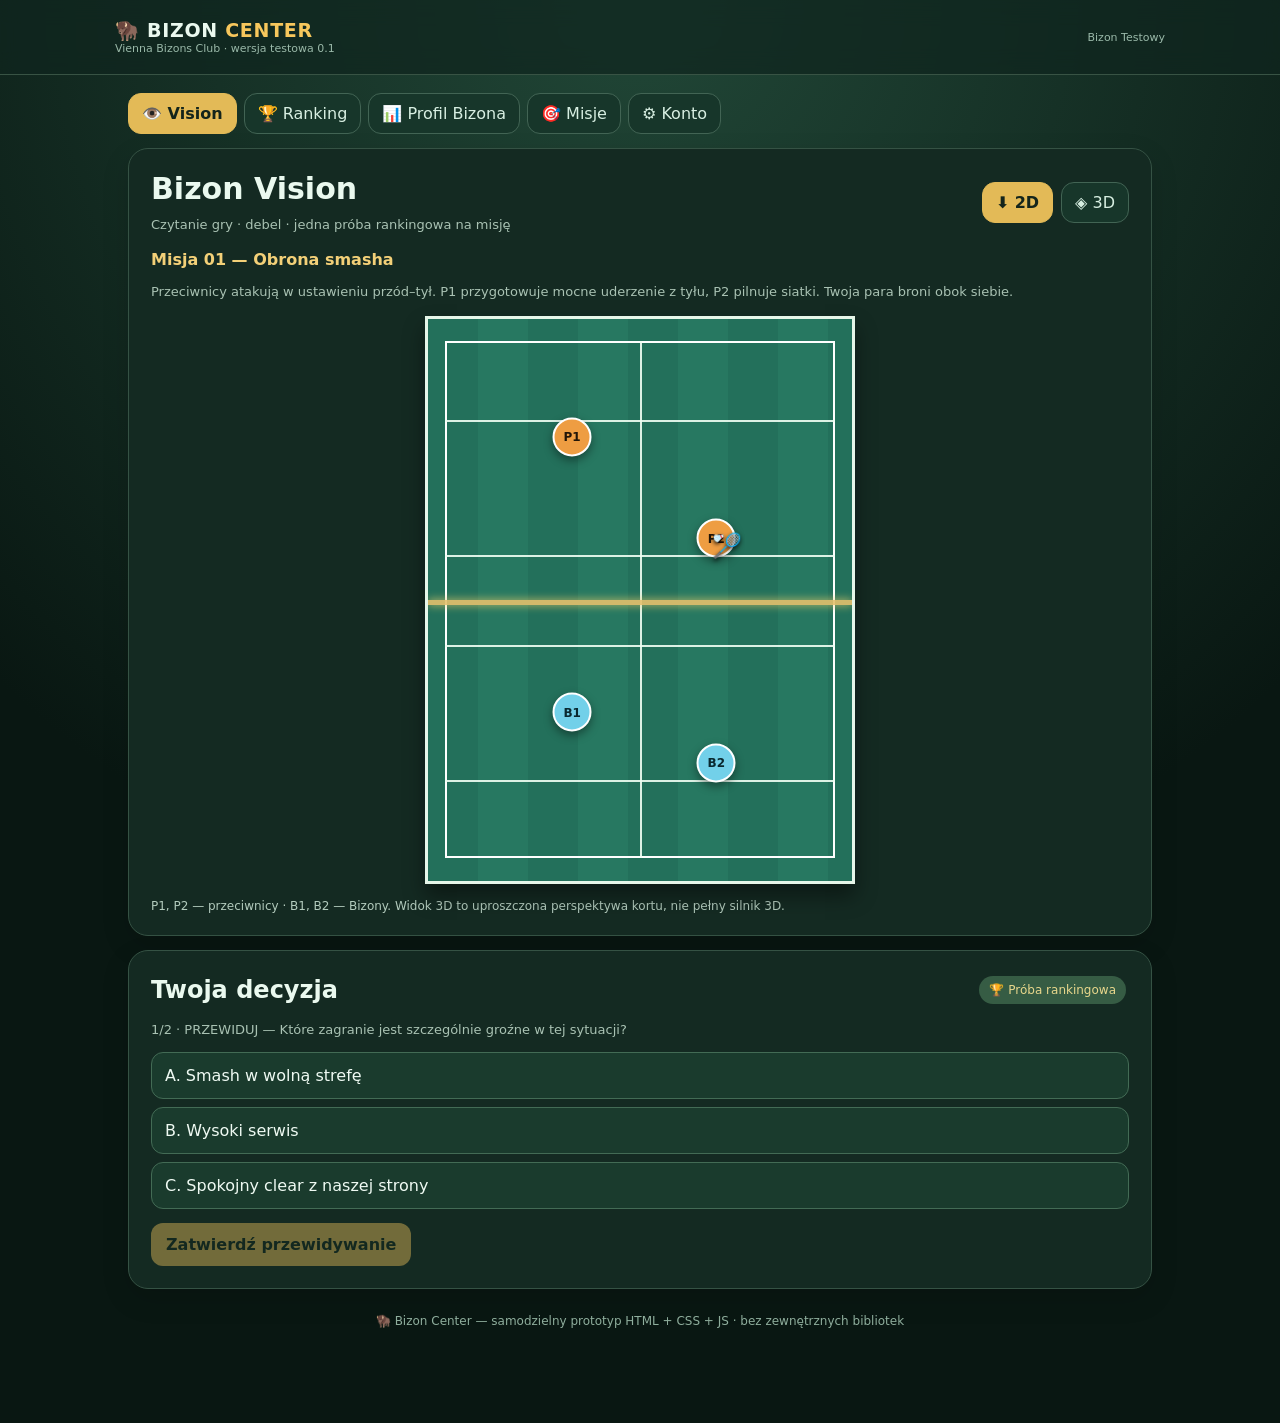
<file: bizon-center-test.html>
<!doctype html>
<html lang="pl"><head><meta charset="utf-8"><meta name="viewport" content="width=device-width,initial-scale=1"><meta name="theme-color" content="#10251f"><title>BIZON CENTER — prototyp</title>
<style>
:root{font-family:system-ui,-apple-system,sans-serif;color:#eaf9ef;background:#091712}*{box-sizing:border-box}body{margin:0;background:radial-gradient(circle at top,#214737,#091712 60%);min-height:100vh}button,input,select{font:inherit}button{cursor:pointer}header{padding:19px 16px;border-bottom:1px solid #385344;background:#10251fbb;position:sticky;top:0;z-index:4;backdrop-filter:blur(12px)}.head{max-width:1050px;margin:auto;display:flex;align-items:center;justify-content:space-between;gap:10px}.brand{font-size:19px;font-weight:900;letter-spacing:.7px}.brand span{color:#f7c75c}.tiny{font-size:11px;color:#9ab9a9}main{max-width:1050px;margin:0 auto;padding:18px 13px 70px}.nav{display:flex;gap:7px;overflow-x:auto;padding:0 0 14px}.nav button,.pill{border:1px solid #426454;background:#17362a;color:#d8efe2;padding:10px 13px;border-radius:13px;white-space:nowrap}.nav button.active,.pill.active{background:#e3ba57;color:#14251b;border-color:#e3ba57;font-weight:800}.panel{background:#142a22;border:1px solid #355244;border-radius:20px;padding:17px;margin:0 0 14px;box-shadow:0 10px 28px #0002}.grid{display:grid;grid-template-columns:repeat(2,minmax(0,1fr));gap:11px}.metrics{display:grid;grid-template-columns:repeat(2,minmax(0,1fr));gap:9px}.metric{background:#1b392d;border-radius:13px;padding:12px}.metric strong{font-size:26px;color:#f4d078;display:block}.metric small{color:#b5ccbe}.muted{color:#b3cbbd}.title{margin:0 0 9px;font-size:24px}.sub{font-size:13px;color:#a9c2b3;line-height:1.5}.btn{background:#e5bb58;border:0;color:#13271d;font-weight:800;padding:12px 15px;border-radius:12px}.btn.secondary{background:#254b39;color:#e8f5ed;border:1px solid #49735a}.btn:disabled{opacity:.45;cursor:not-allowed}.row{display:flex;align-items:center;justify-content:space-between;gap:10px;flex-wrap:wrap}.stack{display:flex;gap:8px;flex-wrap:wrap}.hidden{display:none!important}.court-wrap{max-width:430px;margin:15px auto}.court{position:relative;width:100%;aspect-ratio: 1 / 1.32;background:repeating-linear-gradient(90deg,#23705b 0 50px,#277861 50px 100px);border:3px solid #e6f6e9;box-shadow:0 12px 20px #0006;overflow:hidden;transition:transform .4s,box-shadow .4s}.court:before{content:"";position:absolute;inset:4%;border:2px solid white;pointer-events:none}.line{position:absolute;background:#f1fff4;opacity:.9}.line.h{height:2px;left:4%;right:4%}.line.v{width:2px;top:4%;bottom:4%;left:50%}.net{top:50%;height:5px;background:#e5c16d;left:0;right:0;box-shadow:0 0 9px #f3d36b}.player{position:absolute;z-index:2;transform:translate(-50%,-50%);border:2px solid white;border-radius:50%;width:39px;height:39px;display:grid;place-items:center;font-size:12px;font-weight:900;box-shadow:0 4px 10px #0006}.op{background:#ee9d42;color:#211508}.me{background:#72d0e9;color:#0a2930}.shuttle{position:absolute;left:67%;top:38%;font-size:24px;filter:drop-shadow(0 2px 2px #000);z-index:3}.court-wrap.perspective{perspective:750px;padding:20px 4px 8px;overflow:hidden}.perspective .court{transform:rotateX(47deg) scale(.92);transform-origin:center 65%;box-shadow:0 40px 25px #0009}.perspective .player{transform:translate(-50%,-50%) rotateX(-42deg)}.perspective .shuttle{transform:rotateX(-42deg)}.choice{width:100%;display:block;text-align:left;border:1px solid #436b55;background:#1a3b2d;color:#effaf3;border-radius:12px;padding:13px;margin:8px 0}.choice.selected{background:#33583b;border-color:#f6d074;box-shadow:inset 0 0 0 1px #f6d074}.notice{border-left:4px solid #eac566;background:#234031;border-radius:9px;padding:13px;line-height:1.55}.good{border-left-color:#75d4a0}.bad{border-left-color:#eaa074}table{width:100%;border-collapse:collapse;font-size:13px}td,th{padding:12px 7px;border-bottom:1px solid #345242;text-align:left}th{color:#a9c5b3;font-weight:600}td:last-child,th:last-child{text-align:right}.link{background:none;border:0;color:#f3d47b;text-decoration:underline;padding:0;font-weight:750}.bar{height:11px;background:#2b4b3c;border-radius:10px;overflow:hidden}.bar i{display:block;height:100%;background:linear-gradient(90deg,#45b99b,#f2ce68);border-radius:10px;transition:width .6s}.statline{margin:12px 0}.chart{width:100%;height:180px;display:block}.badge{display:inline-block;background:#365c44;color:#e8d78c;border-radius:20px;padding:7px 10px;font-size:12px;margin:3px}.small{font-size:12px}.mission{padding:12px 0;border-bottom:1px solid #355244}.mission:last-child{border-bottom:0}footer{text-align:center;color:#8fae9d;font-size:12px;margin:25px 0}input{width:100%;background:#0d2219;color:white;border:1px solid #51715e;border-radius:10px;padding:12px}label{display:block;margin:10px 0 5px}.toast{position:fixed;bottom:18px;left:14px;right:14px;background:#e4bf66;color:#152b1e;padding:14px;border-radius:13px;z-index:10;max-width:450px;margin:auto;font-weight:700;text-align:center;box-shadow:0 8px 20px #0008}.tag{color:#f3d078;font-weight:700}.warn{color:#eec48d}@media(min-width:720px){.two{display:grid;grid-template-columns:1fr 1fr;gap:14px}.metrics{grid-template-columns:repeat(4,1fr)}.panel{padding:22px}.title{font-size:30px}}@media(prefers-reduced-motion:reduce){*,*:before,*:after{transition:none!important;animation:none!important}}
</style></head><body>
<header><div class="head"><div><div class="brand">🦬 BIZON <span>CENTER</span></div><div class="tiny">Vienna Bizons Club · wersja testowa 0.1</div></div><div class="tiny" id="headName">Gość</div></div></header>
<main>
<div class="nav" role="navigation"><button data-tab="vision" class="active">👁️ Vision</button><button data-tab="ranking">🏆 Ranking</button><button data-tab="profile">📊 Profil Bizona</button><button data-tab="missions">🎯 Misje</button><button data-tab="settings">⚙️ Konto</button></div>
<section id="vision" class="tab"><div class="panel"><div class="row"><div><h1 class="title">Bizon Vision</h1><div class="sub">Czytanie gry · debel · jedna próba rankingowa na misję</div></div><div class="stack"><button class="pill active" id="view2">⬇ 2D</button><button class="pill" id="view3">◈ 3D</button></div></div><div id="missionTitle" class="tag" style="margin-top:15px"></div><p id="story" class="sub"></p><div class="court-wrap" id="courtWrap"><div class="court"><div class="line h" style="top:18%"></div><div class="line h" style="top:42%"></div><div class="line h" style="top:58%"></div><div class="line h" style="top:82%"></div><div class="line v"></div><div class="line net"></div><div class="player op" style="left:34%;top:21%">P1</div><div class="player op" style="left:68%;top:39%">P2</div><div class="player me" style="left:34%;top:70%">B1</div><div class="player me" style="left:68%;top:79%">B2</div><div class="shuttle">🏸</div></div></div><div class="small muted">P1, P2 — przeciwnicy · B1, B2 — Bizony. Widok 3D to uproszczona perspektywa kortu, nie pełny silnik 3D.</div></div>
<div class="panel" id="playPanel"><div class="row"><h2 style="margin:0">Twoja decyzja</h2><span class="badge" id="modeLabel">Tryb rankingowy</span></div><p id="phaseTitle" class="sub"></p><div id="answers"></div><div id="feedback" class="hidden"></div><div class="stack" style="margin-top:14px"><button class="btn" id="nextBtn" disabled>Potwierdź wybór</button><button class="btn secondary hidden" id="restartBtn">Powtórz w trybie nauki</button></div></div></section>
<section id="ranking" class="tab hidden"><div class="panel"><h1 class="title">🏆 Ranking Vision</h1><p class="sub">Lokalna demonstracja. Zawodnicy i wyniki są zapisani wyłącznie w tej przeglądarce. Kliknij nazwisko, aby zobaczyć profil.</p><div id="rankTable"></div></div></section>
<section id="profile" class="tab hidden"><div class="panel"><div class="row"><div><h1 class="title">📊 Profil Bizona</h1><p class="sub" id="profileSubtitle">Żywy panel rozwoju</p></div><button class="btn secondary" id="myProfile">Mój profil</button></div><h2 id="profileName"></h2><div class="metrics" id="metricGrid"></div></div><div class="two"><div class="panel"><h3>📈 Rozwój — wyniki misji</h3><canvas class="chart" id="chart" aria-label="Wykres punktów z kolejnych misji"></canvas><p class="sub">Oś pozioma: kolejne misje. Oś pionowa: wynik 0–100 punktów.</p></div><div class="panel"><h3>🎯 Umiejętności</h3><div id="skillBars"></div></div></div><div class="panel"><h3>🏅 Osiągnięcia i rozwój</h3><div id="awards"></div><h3>Przyszłe moduły profilu</h3><div class="grid" id="future"></div><p class="sub">Miejsca przygotowane na Ligę Bizonów, regularność treningów, rekordy, odznaki, technikę, mapę umiejętności i kolejne pomysły.</p></div></section>
<section id="missions" class="tab hidden"><div class="panel"><h1 class="title">🎯 Misje deblowe</h1><p class="sub">Każda misja: jedna punktowana próba, potem dowolne powtórki w trybie nauki.</p><div id="missionList"></div></div></section>
<section id="settings" class="tab hidden"><div class="panel"><h1 class="title">⚙️ Konto testowe</h1><p class="sub">Utwórz pseudonim. Dane zostaną zapisane lokalnie na tym urządzeniu. To nie jest bezpieczne logowanie ani ranking klubowy online.</p><label for="nick">Pseudonim Bizona</label><input id="nick" maxlength="24" placeholder="np. Bizon Marek" autocomplete="off"><div class="stack" style="margin-top:12px"><button class="btn" id="saveNick">Zapisz / przełącz profil</button><button class="btn secondary" id="reset">Wyczyść wszystkie dane testowe</button></div><p class="sub warn">Uwaga: localStorage nie chroni przed zmianą wyników ani tworzeniem nowych profili. W prawdziwym rankingu potrzebna będzie weryfikacja na serwerze.</p></div></section>
<footer>🦬 Bizon Center — samodzielny prototyp HTML + CSS + JS · bez zewnętrznych bibliotek</footer></main><div class="toast hidden" id="toast"></div>
<script>
(()=>{'use strict';
const KEY='bizon_center_demo_v1';
const missions=[
{id:'m1',name:'Obrona smasha',story:'Przeciwnicy atakują w ustawieniu przód–tył. P1 przygotowuje mocne uderzenie z tyłu, P2 pilnuje siatki. Twoja para broni obok siebie.',q1:'Które zagranie jest szczególnie groźne w tej sytuacji?',a1:['Smash w wolną strefę','Wysoki serwis','Spokojny clear z naszej strony'],correct1:0,q2:'Jak przygotujesz swoją parę?',a2:['Obaj natychmiast biegniemy do siatki','Zachowujemy ustawienie obronne obok siebie','Obaj stoimy w jednym tylnym rogu'],correct2:1,why:'Przy ataku rywali ustawienie obronne obok siebie pomaga pokryć szerokość kortu. Kierunek smasha zależy od sytuacji — warto przygotować się na więcej niż jedną możliwość.'},
{id:'m2',name:'Rotacja po ataku',story:'Twój partner uderza smasha z głębi kortu. Rywale podbijają lotkę nisko w stronę siatki. Masz możliwość przechwycenia.',q1:'Jakiego zagrania spodziewasz się po niskiej obronie?',a1:['Lotki w przedniej części kortu','Wysokiego serwisu','Lotki poza kortem w każdym przypadku'],correct1:0,q2:'Co powinieneś zrobić?',a2:['Przygotować przechwyt przy siatce','Cofnąć się za partnera bez obserwacji lotki','Odwrócić się od siatki'],correct2:0,why:'W ataku deblowym zawodnik z przodu szuka okazji do przechwytu, a partner z tyłu utrzymuje presję. Zawsze liczy się rzeczywista trajektoria lotki.'},
{id:'m3',name:'Luka między zawodnikami',story:'Rywale stoją obok siebie w obronie, ale zostawiają wyraźną lukę między sobą. Otrzymujesz dogodną lotkę do ofensywnego zagrania.',q1:'Który obszar może być taktycznie atrakcyjny?',a1:['Przestrzeń między obrońcami','Wyłącznie poza linią końcową','Miejsce zajmowane przez sędziego'],correct1:0,q2:'Jak podejmiesz decyzję?',a2:['Zagram automatycznie z pełną siłą bez patrzenia','Wybiorę kontrolowany atak w lukę, jeśli pozwala na to pozycja','Oddam lotkę przeciwnikom bez próby rozegrania'],correct2:1,why:'Atak w przestrzeń między partnerami może wywołać nieporozumienie. Skuteczność zależy od wysokości lotki, ustawienia i jakości uderzenia.'},
{id:'m4',name:'Krótka odpowiedź na siatce',story:'Jesteś przy siatce. Przeciwnik zagrywa delikatną lotkę blisko taśmy. Twój partner zabezpiecza tył kortu.',q1:'Gdzie najprawdopodobniej musisz zareagować?',a1:['W przedniej strefie przy siatce','Na trybunach','Za linią końcową'],correct1:0,q2:'Co wybierzesz?',a2:['Kontrolowane odegranie blisko siatki, jeśli lotka na to pozwala','Bez patrzenia wykonam daleki zamach','Zostawię lotkę mimo możliwości odegrania'],correct2:0,why:'Przy siatce liczą się szybka decyzja, kontrola rakiety i utrzymanie równowagi. Nie każde zagranie pozwala na atak.'}
];
let data;try{data=JSON.parse(localStorage.getItem(KEY))||{}}catch(e){data={}}if(!data.players)data.players={};if(!data.current)data.current='Bizon Testowy';if(!data.players[data.current])data.players[data.current]={results:{}};
let currentMission=0,phase=0,selected=-1,score=0,learning=false,profileView=data.current;
const $=id=>document.getElementById(id);const save=()=>{try{localStorage.setItem(KEY,JSON.stringify(data))}catch(e){notify('Nie udało się zapisać danych w przeglądarce')}};
function notify(msg){$('toast').textContent=msg;$('toast').classList.remove('hidden');setTimeout(()=>$('toast').classList.add('hidden'),2500)}
function user(name=data.current){return data.players[name]||{results:{}}}function result(id){return user().results[id]}
function tab(name){document.querySelectorAll('.tab').forEach(x=>x.classList.toggle('hidden',x.id!==name));document.querySelectorAll('[data-tab]').forEach(x=>x.classList.toggle('active',x.dataset.tab===name));if(name==='ranking')renderRanking();if(name==='profile')renderProfile();if(name==='missions')renderMissions();if(name==='settings')$('nick').value=data.current;}
document.querySelectorAll('[data-tab]').forEach(b=>b.onclick=()=>tab(b.dataset.tab));
$('view2').onclick=()=>setView(false);$('view3').onclick=()=>setView(true);function setView(v){$('courtWrap').classList.toggle('perspective',v);$('view2').classList.toggle('active',!v);$('view3').classList.toggle('active',v)}
function loadMission(i){currentMission=i;phase=0;selected=-1;score=0;learning=!!result(missions[i].id);$('missionTitle').textContent=`Misja ${String(i+1).padStart(2,'0')} — ${missions[i].name}`;$('story').textContent=missions[i].story;$('restartBtn').classList.add('hidden');$('feedback').classList.add('hidden');renderQuestion();tab('vision')}
function renderQuestion(){let m=missions[currentMission];$('modeLabel').textContent=learning?'📚 Tryb nauki (bez punktów)':'🏆 Próba rankingowa';$('phaseTitle').textContent=phase===0?'1/2 · PRZEWIDUJ — '+m.q1:'2/2 · DECYDUJ — '+m.q2;let opts=phase===0?m.a1:m.a2;$('answers').innerHTML='';opts.forEach((a,i)=>{let b=document.createElement('button');b.className='choice';b.textContent=String.fromCharCode(65+i)+'. '+a;b.onclick=()=>{selected=i;document.querySelectorAll('.choice').forEach((x,j)=>x.classList.toggle('selected',i===j));$('nextBtn').disabled=false};$('answers').appendChild(b)});$('nextBtn').textContent=phase===0?'Zatwierdź przewidywanie':'Zakończ misję';$('nextBtn').disabled=true;$('nextBtn').classList.remove('hidden');$('feedback').classList.add('hidden')}
$('nextBtn').onclick=()=>{if(selected<0)return;let m=missions[currentMission];let correct=phase===0?m.correct1:m.correct2;if(selected===correct)score+=50;if(phase===0){phase=1;selected=-1;renderQuestion();return}if(!learning){let r={score,created:new Date().toISOString()};r.prediction=predictionCorrect?100:0;r.decision=selected===correct?100:0;data.players[data.current].results[m.id]=r;save()}let previous=learning?result(m.id):null;$('answers').innerHTML='';$('phaseTitle').textContent='Misja zakończona';$('nextBtn').classList.add('hidden');$('feedback').classList.remove('hidden');$('feedback').innerHTML=`<div class="notice ${score>=50?'good':'bad'}"><strong>Wynik tej rozgrywki: ${score}/100</strong><br>${m.why}<br><br>${learning?'📚 Tryb nauki: wynik nie zmienia rankingu.':'🏆 Wynik zapisany w profilu.'}${previous?'<br>Wynik rankingowy: '+previous.score+'/100':''}</div>`;$('restartBtn').classList.remove('hidden');learning=true;renderMissions();renderRanking()};
let predictionCorrect=false;const originalRender=renderQuestion;renderQuestion=function(){if(phase===0)predictionCorrect=false;originalRender()};const originalNext=$('nextBtn').onclick;$('nextBtn').onclick=function(){if(phase===0)predictionCorrect=selected===missions[currentMission].correct1;originalNext()};
$('restartBtn').onclick=()=>loadMission(currentMission);
function renderMissions(){$('missionList').innerHTML='';missions.forEach((m,i)=>{let r=result(m.id),div=document.createElement('div');div.className='mission';div.innerHTML=`<div class="row"><div><strong>${String(i+1).padStart(2,'0')}. ${m.name}</strong><div class="sub">${r?'✅ Rozegrana · '+r.score+'/100 pkt · dostępny tryb nauki':'🟡 Nowa misja · jedna próba rankingowa'}</div></div></div>`;let b=document.createElement('button');b.className='btn secondary';b.style.marginTop='9px';b.textContent=r?'📚 Ucz się ponownie':'▶ Rozegraj';b.onclick=()=>loadMission(i);div.appendChild(b);$('missionList').appendChild(div)})}
function aggregate(name){let rs=Object.values(user(name).results),n=rs.length,sum=rs.reduce((s,r)=>s+r.score,0),pred=rs.reduce((s,r)=>s+(r.prediction||0),0),dec=rs.reduce((s,r)=>s+(r.decision||0),0);return {n,total:sum,avg:n?Math.round(sum/n):0,pred:n?Math.round(pred/n):0,dec:n?Math.round(dec/n):0,rs}}
function renderRanking(){let names=Object.keys(data.players).sort((a,b)=>aggregate(b).total-aggregate(a).total);let h='<table><thead><tr><th>#</th><th>Bizon</th><th>Misje</th><th>Punkty</th></tr></thead><tbody>';names.forEach((name,i)=>{let a=aggregate(name);h+=`<tr><td>${i+1}</td><td><button class="link" data-name="${i}"></button></td><td>${a.n}/${missions.length}</td><td><strong>${a.total}</strong></td></tr>`});h+='</tbody></table>';$('rankTable').innerHTML=h;document.querySelectorAll('[data-name]').forEach(b=>{let name=names[Number(b.dataset.name)];b.textContent=name;b.onclick=()=>{profileView=name;tab('profile')}})}
function renderProfile(){if(!data.players[profileView])profileView=data.current;let a=aggregate(profileView);$('profileName').textContent='🦬 '+profileView;$('profileSubtitle').textContent=profileView===data.current?'Twój lokalny profil':'Profil zawodnika z lokalnego rankingu';let metrics=[['🏆',a.total,'Punkty rankingowe'],['🎯',a.avg+'%','Średnia punktów'],['👁️',a.pred+'%','Trafne przewidywania'],['🎮',a.n+'/'+missions.length,'Ukończone misje']];$('metricGrid').innerHTML=metrics.map(x=>`<div class="metric"><span>${x[0]}</span><strong>${x[1]}</strong><small>${x[2]}</small></div>`).join('');$('skillBars').innerHTML=[['Czytanie gry',a.pred],['Decyzje taktyczne',a.dec],['Skuteczność łączna',a.avg]].map(x=>`<div class="statline"><div class="row small"><span>${x[0]}</span><strong>${x[1]}%</strong></div><div class="bar"><i style="width:${x[1]}%"></i></div></div>`).join('');$('awards').innerHTML=a.n===0?'<p class="sub">Ukończ pierwszą misję, aby odblokować odznaki.</p>':`<span class="badge">🏅 Pierwszy krok</span>${a.n>=3?'<span class="badge">🔥 Taktyk debla</span>':''}${a.avg>=80?'<span class="badge">👁️ Sokole oko</span>':''}`;$('future').innerHTML=['🏸 Liga Bizonów','📅 Regularność','📈 Postęp zawodnika','🥇 Rekordy','🧠 Akademia','🏅 XP i odznaki'].map(s=>`<div class="metric"><div>${s}</div><small>Moduł przygotowany do rozbudowy</small></div>`).join('');drawChart(a.rs.map(r=>r.score))}
function drawChart(values){let canvas=$('chart'),w=canvas.clientWidth||300,h=180,dpr=window.devicePixelRatio||1;canvas.width=w*dpr;canvas.height=h*dpr;let c=canvas.getContext('2d');c.scale(dpr,dpr);c.clearRect(0,0,w,h);c.strokeStyle='#466855';c.lineWidth=1;for(let i=0;i<=4;i++){let y=15+(h-40)*i/4;c.beginPath();c.moveTo(32,y);c.lineTo(w-10,y);c.stroke();c.fillStyle='#b1cbbb';c.font='11px system-ui';c.fillText(String(100-i*25),3,y+4)}if(!values.length){c.fillStyle='#b5cdbf';c.font='13px system-ui';c.fillText('Wykres pojawi się po pierwszej misji',43,h/2);return}let x=i=>values.length===1?w/2:40+i*(w-58)/(values.length-1),y=v=>15+(100-v)*(h-40)/100;c.strokeStyle='#f1ce6d';c.lineWidth=3;c.beginPath();values.forEach((v,i)=>i?c.lineTo(x(i),y(v)):c.moveTo(x(i),y(v)));c.stroke();values.forEach((v,i)=>{c.fillStyle='#f1ce6d';c.beginPath();c.arc(x(i),y(v),5,0,Math.PI*2);c.fill();c.fillStyle='#e5f5e9';c.font='11px system-ui';c.fillText(String(v),x(i)-7,y(v)-11);c.fillText(String(i+1),x(i)-3,h-5)})}
$('myProfile').onclick=()=>{profileView=data.current;renderProfile()};$('saveNick').onclick=()=>{let name=$('nick').value.trim().replace(/[<>"'&]/g,'').slice(0,24);if(!name)return notify('Wpisz pseudonim');data.current=name;if(!data.players[name])data.players[name]={results:{}};profileView=name;save();$('headName').textContent=name;loadMission(0);notify('Profil aktywny: '+name)};$('reset').onclick=()=>{if(!confirm('Usunąć WSZYSTKIE lokalne wyniki testowe?'))return;localStorage.removeItem(KEY);data={current:'Bizon Testowy',players:{'Bizon Testowy':{results:{}}}};profileView=data.current;save();$('headName').textContent=data.current;loadMission(0);notify('Wyczyszczono dane testowe')};
window.addEventListener('resize',()=>{if(!$('profile').classList.contains('hidden'))renderProfile()});$('headName').textContent=data.current;save();loadMission(0);
})();
</script></body></html>
</file>
